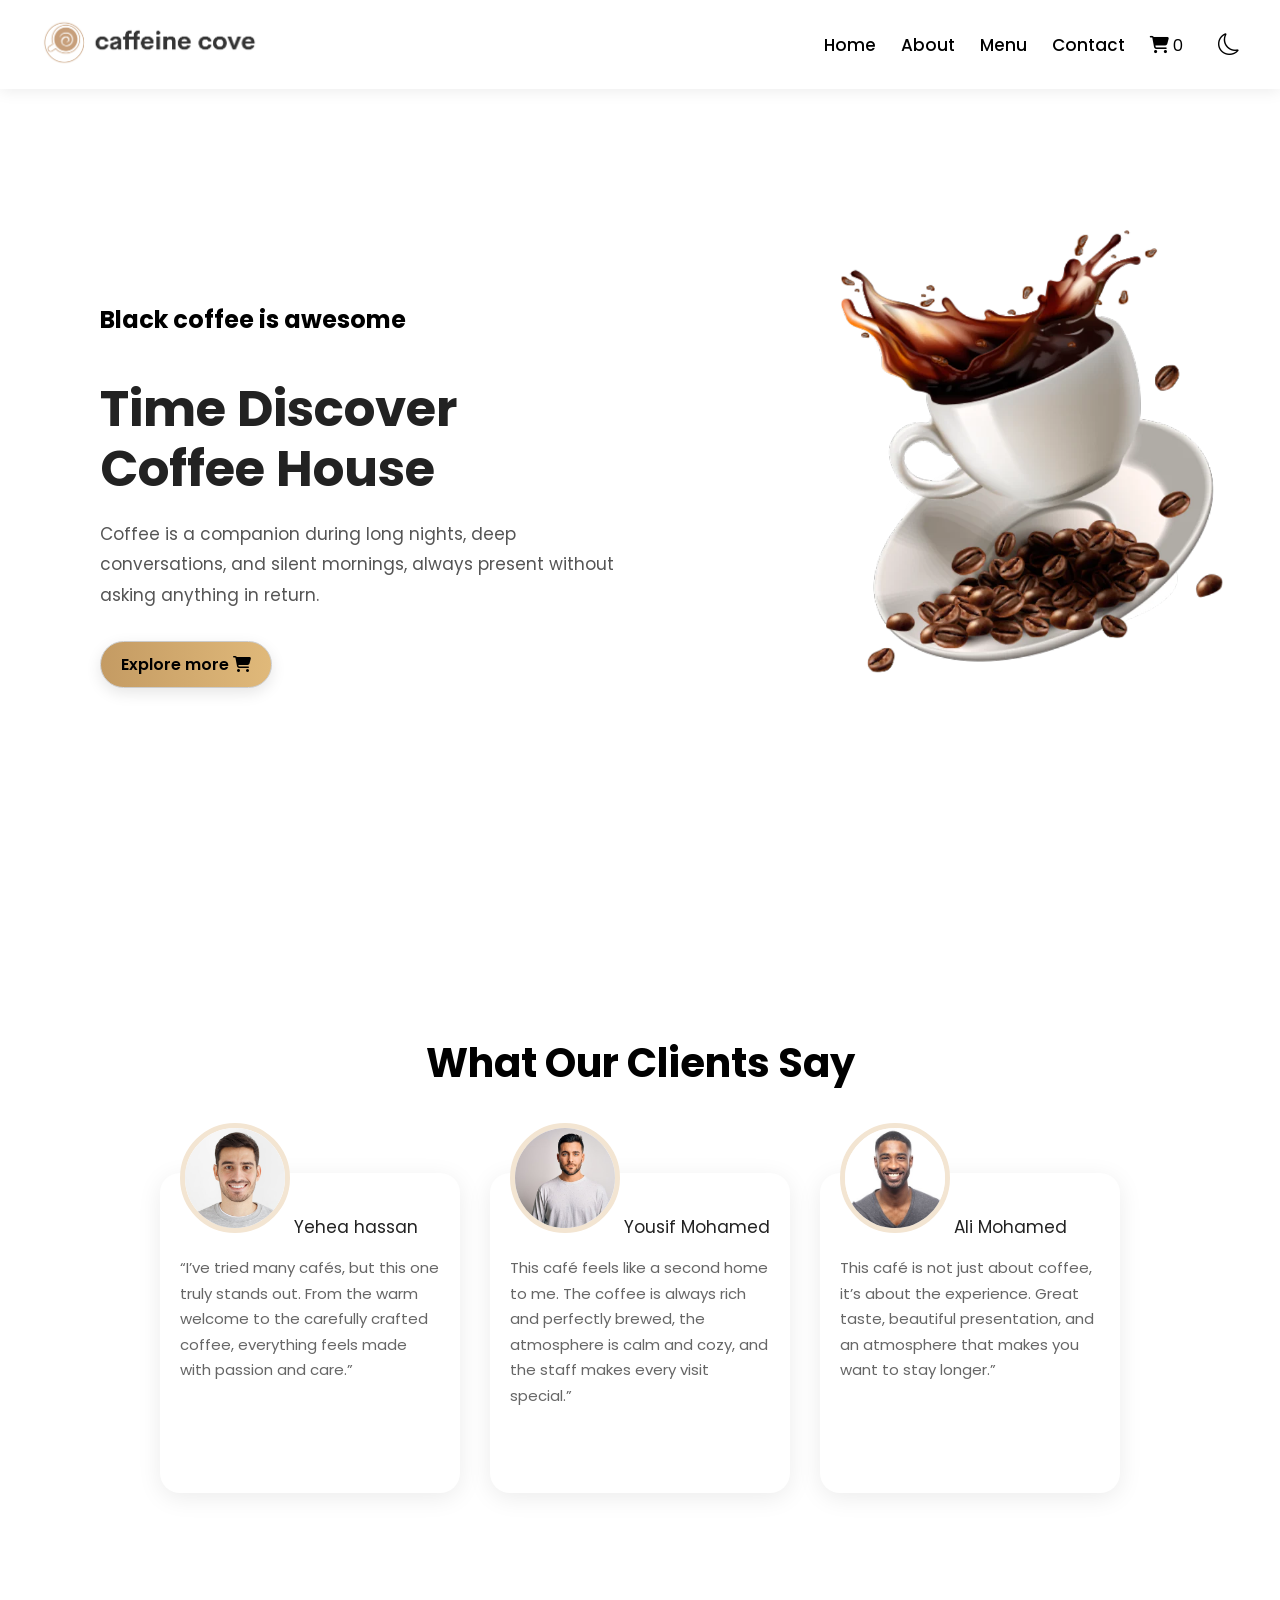
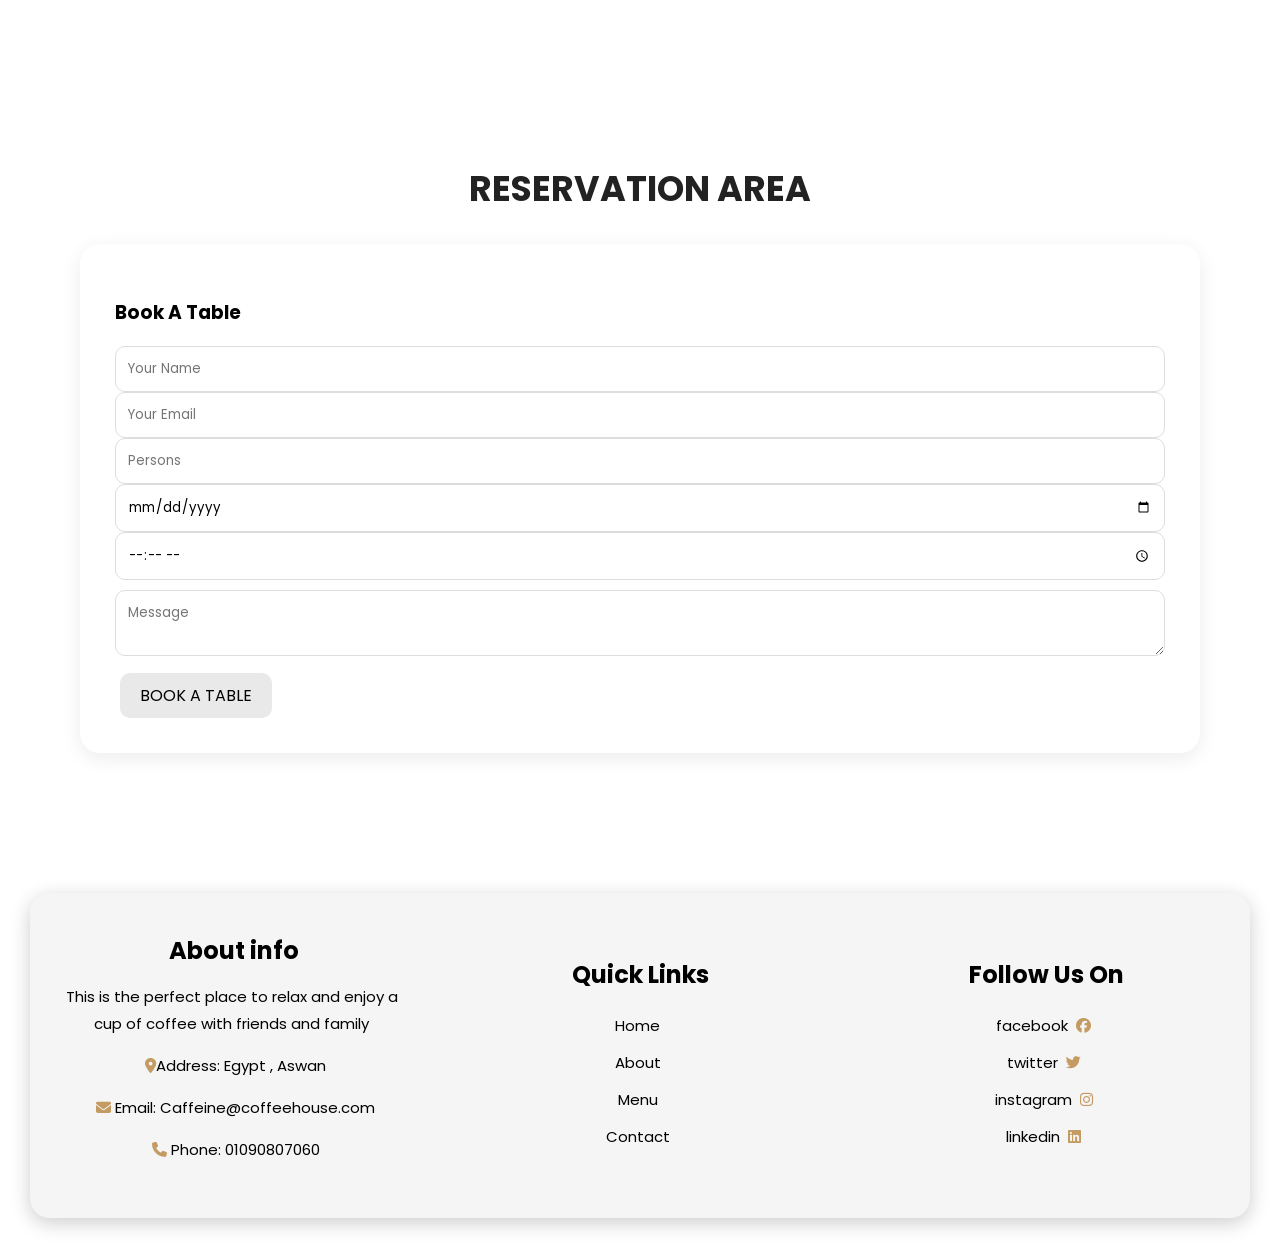
<file: index.html>
<!DOCTYPE html>
<html lang="en">
<head>
    <meta charset="UTF-8">
    <meta name="viewport" content="width=device-width, initial-scale=1.0">
    <title>Coffee shop</title>
    <!--css files-->
    <link rel="stylesheet" href="style.css">
    <link rel="stylesheet" href="https://cdnjs.cloudflare.com/ajax/libs/font-awesome/6.5.0/css/all.min.css">
    <link rel="stylesheet" href="https://cdn.jsdelivr.net/npm/bootstrap-icons@1.11.3/font/bootstrap-icons.min.css">
    
</head>
<body class="light">
    <!-- start the header-->
    <header>
        <!-- start the navbar-->
        <nav>
            <!-- start the Home section-->
            <div class="logo">
                <a href="index.html">
                    <img src="images/logo.png" alt="logo">
                </a>
            </div>
            <div class="list">
              <ul>
                
                <li><a href="index.html">Home</a></li>
            <li><a href="about_page.html">About</a></li>
            <li><a href="menu_page.html">Menu</a></li>
            <li><a href="contact_page.html">Contact</a></li>
            <li class="cart">
                <a href="cart.html"><i class="fa-solid fa-cart-shopping"></i></a>
         <span id="cart-count">0</span>
             </li>
      <li id="mode">
        <i id="icon" class="bi bi-moon"></i>
    </li>
              </ul>
            </div>
        </nav>
        <!-- End the navbar-->
    </header>
    <!-- End the header-->
     <!-- start the Home section-->
      <section class="Home" id="home"> 
         <div class="Text">
         <h2>Black coffee is awesome</h2>
         <h1>Time Discover<br> Coffee House</h1>
         <p>Coffee is a companion during long nights, deep conversations, and silent mornings, always present without asking anything in return.</p>
         <button onclick="window.location.href='menu_page.html'">Explore more <i class="fa-solid fa-cart-shopping cart-icon"></i></button>
        </div>
            </section>
            <!-- End the Home section-->

                 <!-- start the Testimonials section-->
                 <section class="Testimonials" id="testimonials">
                    <h2>What Our Clients Say</h2>
                    <div class="Clients">
                    <div>
                     <img src="images/person1.jpg" alt="person1">
                     <span>Yehea hassan</span>
                     <p>“I’ve tried many cafés, but this one truly stands out. From the warm welcome to the carefully crafted coffee, everything feels made with passion and care.”</p>
                    </div>
                    <div>
                    <img src="images/person2.jpg" alt="person2">
                    <span>Yousif Mohamed</span>
                     <p>This café feels like a second home to me. The coffee is always rich and perfectly brewed, the atmosphere is calm and cozy, and the staff makes every visit special.”</p>
                    </div>
                    <div>
                     <img src="images/person3.jpg" alt="person3">
                     <span>Ali Mohamed</span>
                     <p>This café is not just about coffee, it’s about the experience. Great taste, beautiful presentation, and an atmosphere that makes you want to stay longer.”</p>
                    </div>
                    </div>
                 </section>
                 <!-- End the Testimonials section-->

                  <!-- start the contact section-->
                  <section class="contact" id="contact">
                    <div class="heading">
                      <h2>RESERVATION AREA</h2>
                      </div>
                      <div class="form">
                        <div class="head">
                        <h3>Book A Table</h3>
                        </div>
                        <input type="text" placeholder="Your Name">
                        <input type="email" placeholder="Your Email">
                        <input type="text" placeholder="Persons">
                        <input type="date">
                        <input type="time">
                        <textarea class="text" placeholder="Message"></textarea>
                        <button class="btn">BOOK A TABLE</button>
                      </div>
                      </section>
                       <!-- End the contact section-->

                        <!-- start the footer section-->
                        <footer class="footer">
                            <div class="about_info">
                                <span>About info</span>
                                <p>This is the perfect place to relax and enjoy a cup of coffee with friends and family</p>
                                <div class="contact-info">
                                <p><i class="fa-solid fa-location-dot"></i>Address: Egypt , Aswan </p>
                                <p><i class="fa-solid fa-envelope"></i> Email: Caffeine@coffeehouse.com</p>
                               <p><i class="fa-solid fa-phone"></i> Phone: 01090807060</p>
                                </div>
                            </div>
                            <div class="links">
                            <h3>Quick Links</h3>
                            <ul>
                            <li><a href="index.html">Home</a></li>
                         <li><a href="about_page.html">About</a></li>
                           <li><a href="menu_page.html">Menu</a></li>
                           <li><a href="contact_page.html">Contact</a></li>           
                             </ul>
                            </div>
                          <div class="social">
                            <h3>Follow Us On</h3>
                            <ul>
                            <li><a href="#">facebook<i class="fa-brands fa-facebook"></i></a></li>
                            <li><a href="#">twitter<i class="fa-brands fa-twitter"></i></a></li>
                            <li><a href="#">instagram<i class="fa-brands fa-instagram"></i></a></li>
                            <li><a href="#">linkedin<i class="fa-brands fa-linkedin"></i></a></li>
                            </ul>
                            </div>
                            </footer>
<script src="main.js"></script>
</body>
</html>
</file>
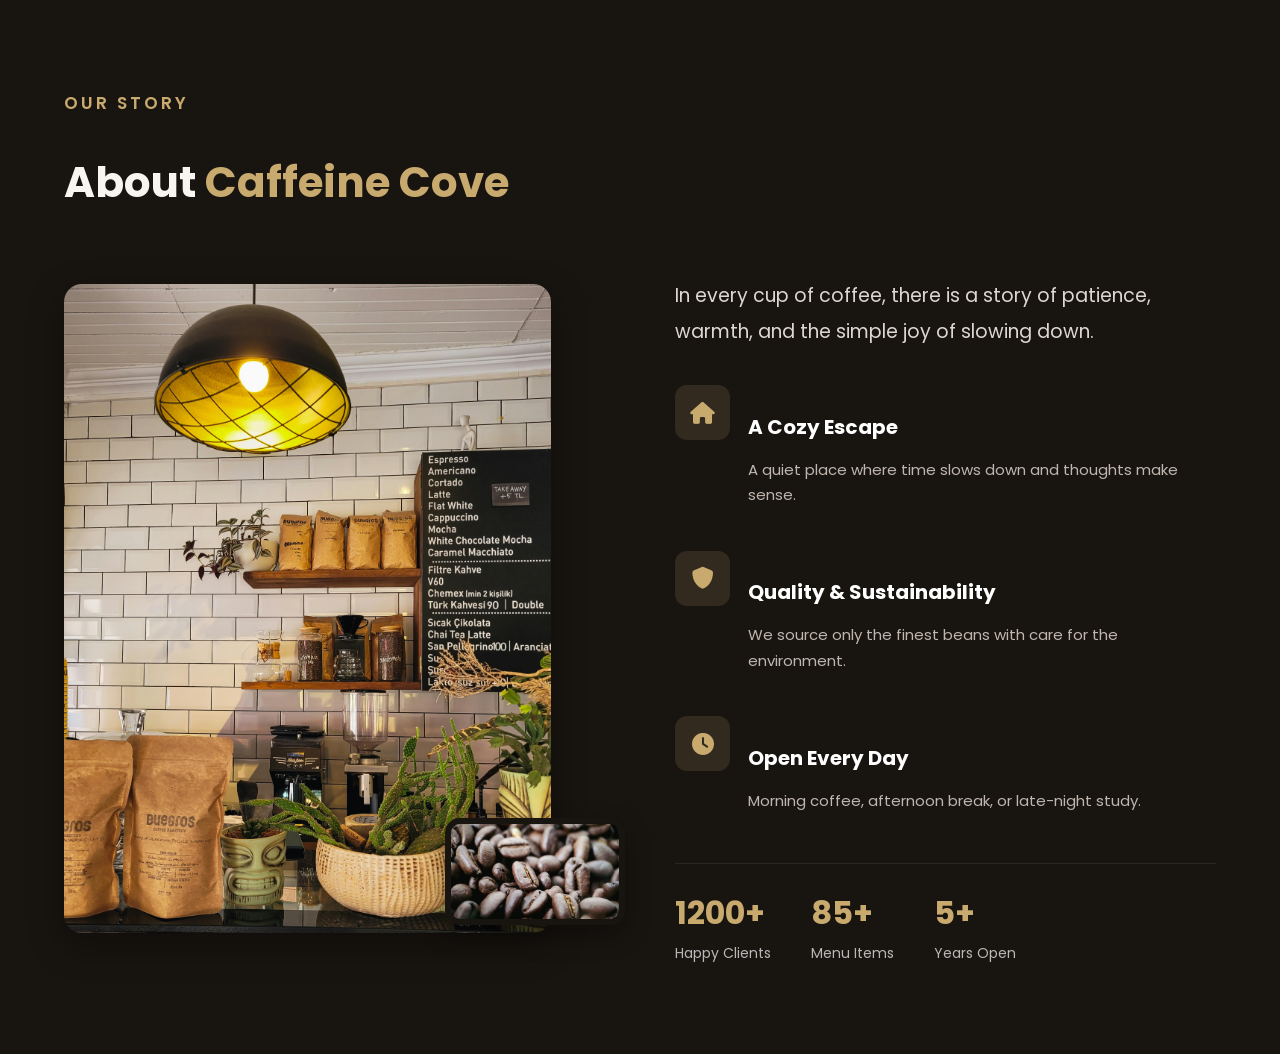
<file: about_page.html>
<!DOCTYPE html>
<html lang="en">
<head>
    <meta charset="UTF-8">
    <meta name="viewport" content="width=device-width, initial-scale=1.0">
    <title>About_page</title>
    <link rel="stylesheet" href="style.css">
    <link rel="stylesheet" href="https://cdnjs.cloudflare.com/ajax/libs/font-awesome/6.5.0/css/all.min.css">
</head>
<body>

<section class="about_page" id="about_page">

  <div class="about-label">Our Story</div>
  <h2 class="about-title">About <span>Caffeine Cove</span></h2>

  <div class="about-container">

    <div class="about-img-wrap reveal">
      <img src="images/about-main.jpg" class="about-img-main">
      <img src="images/about-small.jpg" class="about-img-small">
    </div>

    <div class="about-text">

      <p class="reveal">
        In every cup of coffee, there is a story of patience,
        warmth, and the simple joy of slowing down.
      </p>

      <div class="feature-item reveal">
        <div class="feature-icon">
          <i class="fa-solid fa-house"></i>
        </div>
        <div class="feature-text">
          <h4>A Cozy Escape</h4>
          <p>A quiet place where time slows down and thoughts make sense.</p>
        </div>
      </div>

      <div class="feature-item reveal">
        <div class="feature-icon">
          <i class="fa-solid fa-shield"></i>
        </div>
        <div class="feature-text">
          <h4>Quality & Sustainability</h4>
          <p>We source only the finest beans with care for the environment.</p>
        </div>
      </div>

      <div class="feature-item reveal">
        <div class="feature-icon">
          <i class="fa-solid fa-clock"></i>
        </div>
        <div class="feature-text">
          <h4>Open Every Day</h4>
          <p>Morning coffee, afternoon break, or late-night study.</p>
        </div>
      </div>

      <div class="stats-row reveal">
        <div class="stat">
          <span class="stat-num">1200+</span>
          <span class="stat-lbl">Happy Clients</span>
        </div>
        <div class="stat">
          <span class="stat-num">85+</span>
          <span class="stat-lbl">Menu Items</span>
        </div>
        <div class="stat">
          <span class="stat-num">5+</span>
          <span class="stat-lbl">Years Open</span>
        </div>
      </div>

    </div>
  </div>
</section>

<script src="main.js"></script>
</body>
</html>
</file>
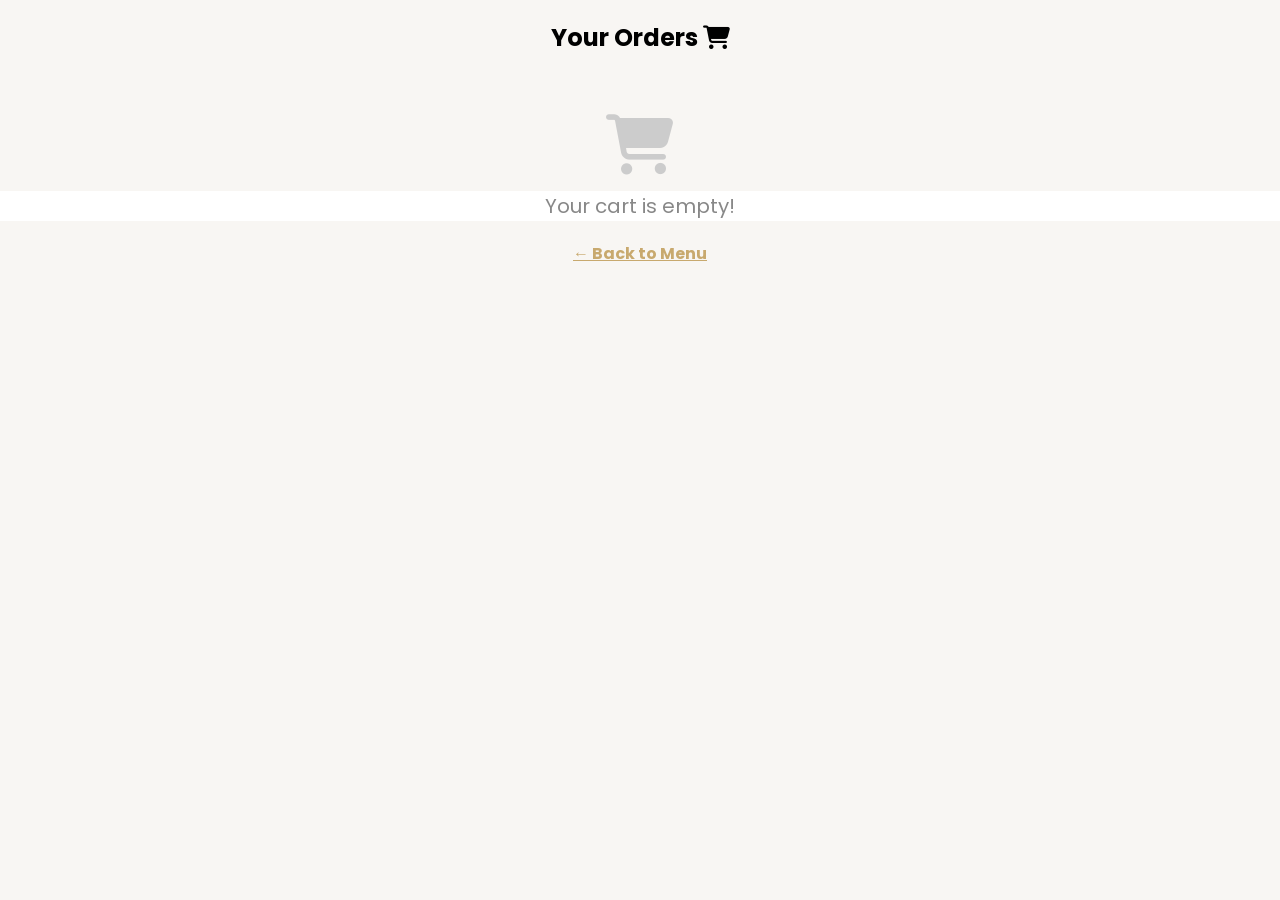
<file: cart.html>
<!DOCTYPE html>
<html lang="en">
<head>
  <meta charset="UTF-8">
  <title>Cart _page</title>
  <link rel="stylesheet" href="style.css">
  <link rel="stylesheet" href="https://cdnjs.cloudflare.com/ajax/libs/font-awesome/6.5.0/css/all.min.css">
    <link href="https://cdn.jsdelivr.net/npm/bootstrap-icons@1.11.3/font/bootstrap-icons.css" rel="stylesheet">
</head>
<body>

  <h2 style="text-align:center;">Your Orders <i class="fa-solid fa-cart-shopping"></i></h2>

  <div id="cart-items" style="text-align:center;"></div>

  <script src="main.js"></script>
</body>
</html>
</file>
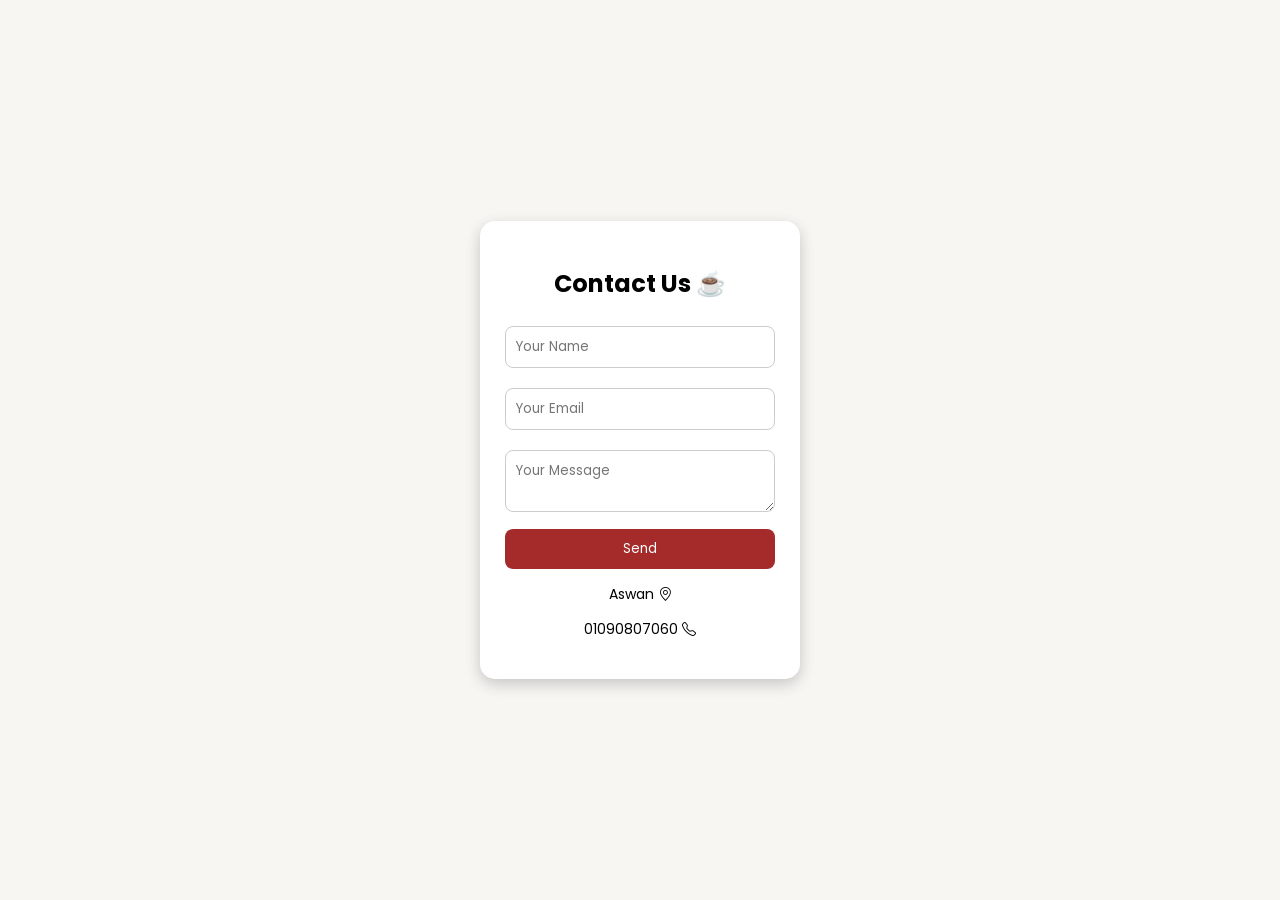
<file: contact_page.html>
<!DOCTYPE html>
<html lang="en">
<head>
    <meta charset="UTF-8">
    <meta name="viewport" content="width=\, initial-scale=1.0">
    <title>Contact_page</title>
     <link rel="stylesheet" href="style.css">
    <link rel="stylesheet" href="https://cdnjs.cloudflare.com/ajax/libs/font-awesome/6.5.0/css/all.min.css">
    <link href="https://cdn.jsdelivr.net/npm/bootstrap-icons@1.11.3/font/bootstrap-icons.css" rel="stylesheet">
</head>
<body>
     <div class="contact-page">
    <div class="container">
      <h2>Contact Us ☕</h2>

      <form id="form">
        <input type="text" placeholder="Your Name" required>
        <input type="email" placeholder="Your Email" required>
        <textarea placeholder="Your Message" required></textarea>
        <button type="submit">Send</button>
      </form>

      <p id="msg"></p>

      <div class="info">
        <p> Aswan <i class="bi bi-geo-alt"></i></p>
        <p> 01090807060 <i class="bi bi-telephone"></i></p>
      </div>
    </div>
  </div>
    <script src="main.js"></script>
</body>
</html>
</file>
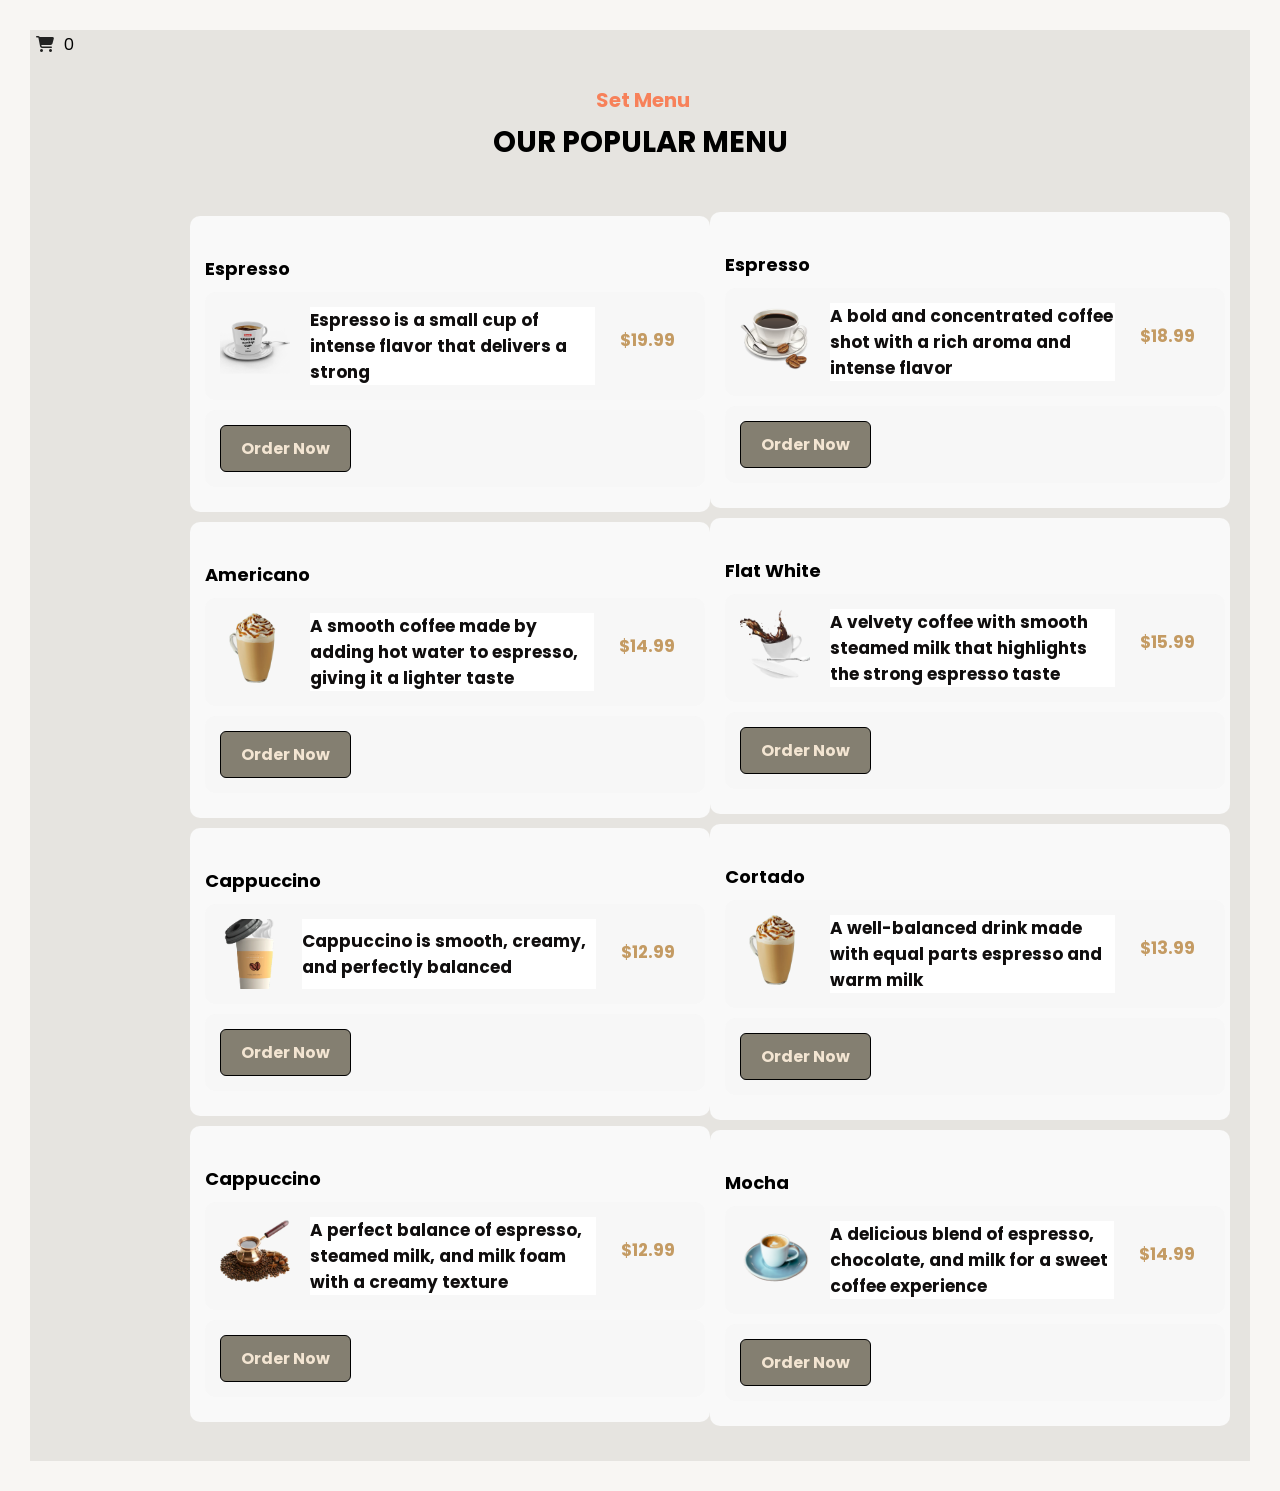
<file: menu_page.html>
<!DOCTYPE html>
<html lang="en">
<head>
    <meta charset="UTF-8">
    <meta name="viewport" content="width=device-width, initial-scale=1.0">
    <title>Menu_page</title>
    <link rel="stylesheet" href="style.css">
    <link rel="stylesheet" href="https://cdnjs.cloudflare.com/ajax/libs/font-awesome/6.5.0/css/all.min.css">
</head>
<body>
         <!-- start the Menu section-->
                <section class="Menu" id="menu">
                     <div class="tag">
                       <li class="cart">
                <a href="cart.html"><i class="fa-solid fa-cart-shopping"></i></a>
         <span id="cart-count">0</span>
             </li>
                   <h4>Set Menu</h4>
                   <h3>OUR POPULAR MENU</h3>
                   </div>
                   <div class="menu_contect">
                     <div class="drinks_1">

                       <div class="Espresso" data-name="Espresso" data-price="19.99" data-img="images/menu-1.png">
                        <h4>Espresso</h4>
                        <div>
                       <img src="images/menu-1.png" alt="Espresso">
                       <p>Espresso is a small cup of intense flavor that delivers a strong</p>
                         <span>$19.99</span>
                       </div>
                       <div>
                             <button class="btn add-to-cart">Order Now</button>
                         </div>
                       </div>

                       <div class="Americano" data-name="Americano" data-price="14.99" data-img="images/menu-2.png">
                        <h4>Americano</h4>
                        <div>
                          <img src="images/menu-2.png" alt="Flat White">
                          <p>A smooth coffee made by adding hot water to espresso, giving it a lighter taste</p>
                         <span>$14.99</span>
                       </div>
                       <div>
                             <button class="btn add-to-cart">Order Now</button>
                         </div>
                       </div>

                       <div class="Cappuccino" data-name="Cappuccino" data-price="12.99" data-img="images/menu-3.png">
                        <h4>Cappuccino</h4>
                        <div>
                          <img src="images/menu-3.png" alt="Cortado">
                          <p>Cappuccino is smooth, creamy, and perfectly balanced</p>
                         <span>$12.99</span>
                       </div>
                       <div>
                             <button class="btn add-to-cart">Order Now</button>
                         </div>
                       </div>

                       <div class="Capp" data-name="Cappuccino Special" data-price="12.99" data-img="images/menu-4.png">
                        <h4>Cappuccino</h4>
                        <div>
                        <img src="images/menu-4.png" alt="Mocha">
                        <p>A perfect balance of espresso, steamed milk, and milk foam with a creamy texture</p>
                         <span>$12.99</span>
                         </div>
                         <div>
                             <button class="btn add-to-cart">Order Now</button>
                         </div>
                       </div>

                     </div> 
                     <div class="drinks_2">

                      <div class="Esp" data-name="Espresso Double" data-price="18.99" data-img="images/menu-5.png">
                        <h4>Espresso</h4>
                        <div>
                        <img src="images/menu-5.png" alt="Espresso">
                        <p>A bold and concentrated coffee shot with a rich aroma and intense flavor</p>
                        <span>$18.99</span>
                       </div>
                       <div>
                             <button class="btn add-to-cart">Order Now</button>
                         </div>
                       </div>

                       <div class="FlatWhite" data-name="Flat White" data-price="15.99" data-img="images/menu-6.png">
                        <h4>Flat White</h4>
                        <div>
                        <img src="images/menu-6.png" alt="Flat White">
                        <p>A velvety coffee with smooth steamed milk that highlights the strong espresso taste</p>
                         <span>$15.99</span>
                       </div>
                       <div>
                             <button class="btn add-to-cart">Order Now</button>
                         </div>
                       </div>

                       <div class="Cor" data-name="Cortado" data-price="13.99" data-img="images/menu-7.png">
                        <h4>Cortado</h4>
                        <div>
                        <img src="images/menu-7.png" alt="Cortado">
                        <p>A well-balanced drink made with equal parts espresso and warm milk</p>
                         <span>$13.99</span>
                         </div>
                         <div>
                             <button class="btn add-to-cart">Order Now</button>
                         </div>
                       </div>

                       <div class="Mocha" data-name="Mocha" data-price="14.99" data-img="images/menu-8.png">
                        <h4>Mocha</h4>
                        <div>
                        <img src="images/menu-8.png" alt="Mocha">
                        <p>A delicious blend of espresso, chocolate, and milk for a sweet coffee experience</p>
                         <span>$14.99</span>
                       </div>
                       <div>
                             <button class="btn add-to-cart">Order Now</button>
                         </div>
                       </div>

                     </div> 
                     </div> 
                </section>
    <script src="main.js"></script>
</body>
</html>
</file>
<file: style.css>
/* Google Font */
@import url('https://fonts.googleapis.com/css2?family=Poppins:wght@300;400;500;600;700&display=swap');

html{
    scroll-behavior: smooth;
}

*{
    box-sizing: border-box;
    font-family: 'Poppins', sans-serif;
}
li{
list-style-type: none;
}
body{
    margin: 0;
    padding: 0;
    background-color: #f8f6f3;
}


/* ================= NAVBAR ================= */

header nav{
    background-color: rgba(255,255,255,0.95);
    width: 100%;
    display: flex;
    justify-content: space-between;
    align-items: center;
    padding: 12px 40px;
    position: fixed;
    top: 0;
    z-index: 999;
    backdrop-filter: blur(10px);
    box-shadow: 0 2px 15px rgba(0,0,0,0.08);
}

.logo img{
    width: 220px;
}

.list ul{
    display: flex;
    align-items: center;
    gap: 25px;
    padding: 0;
}

.list ul li a{
    text-decoration: none;
    color: #222;
    font-size: 17px;
    font-weight: 500;
    transition: 0.3s;
    position: relative;
}

.list ul li a::after{
    content: "";
    position: absolute;
    width: 0%;
    height: 2px;
    background-color: #c49b63;
    left: 0;
    bottom: -5px;
    transition: 0.3s;
}

.list ul li:hover a::after{
    width: 100%;
}

.list ul li:hover a{
    color: #c49b63;
}

/* ================= HOME page ================= */

.Home{
    width: 100%;
    min-height: 100vh;
    background: url(images/coffee-home.png) no-repeat right center;
    background-size: 500px;
    background-color: #f8f6f3;
    display: flex;
    align-items: center;
    padding: 120px 100px 50px;
}

.Home .Text{
    width: 50%;
}

.Home h2{
    color: #c49b63;
    font-size: 24px;
    margin-bottom: 10px;
}

.Home h1{
    font-size: 50px;
    line-height: 1.2;
    color: #222;
    margin-bottom: 20px;
}

.Home p{
    color: #555;
    line-height: 1.8;
    font-size: 17px;
    margin-bottom: 30px;
}

.Home button{
    background: linear-gradient(to right,#c49b63,#e0b97a);
    color: white;
    padding: 10px 20px;
    border-radius: 35px;
    border: none;
    cursor: pointer;
    font-size: 16px;
    font-weight: 600;
    transition: 0.3s;
    box-shadow: 0 5px 15px rgba(0,0,0,0.1);
}

.Home button:hover{
    transform: translateY(-3px);
    background: linear-gradient(to right,#b4884d,#d9a45b);
}

/* ================= TESTIMONIALS ================= */

.Testimonials{
    padding: 100px 50px;
}

.Testimonials h2{
    font-size: 40px;
    color: #222;
    margin-bottom: 80px;
    text-align: center;
}

.Testimonials .Clients{
    display: flex;
    gap: 30px;
    justify-content: center;
    flex-wrap: wrap;
}

.Testimonials .Clients div{
    width: 300px;
    min-height: 320px;
    background-color: white;
    border-radius: 20px;
    padding: 20px;
    box-shadow: 0 5px 25px rgba(0,0,0,0.08);
    transition: 0.3s;
}

.Testimonials .Clients div:hover{
    transform: translateY(-10px);
}

.Testimonials .Clients div img{
    width: 110px;
    height: 110px;
    object-fit: cover;
    border-radius: 50%;
    border: 5px solid #f3e5d2;
    margin-top: -70px;
}

.Testimonials .Clients div span{
    margin-top: 10px;
    font-size: 17px;
    color: #222;
}

.Testimonials .Clients div p{
    color: #666;
    line-height: 1.7;
    font-size: 15px;
}

/* ================= CONTACT ================= */

.contact{
    padding: 80px 20px;
    border-radius: 25px;
    margin: 60px;
     background-color: #282727;
}
.contact .heading span{
text-align: center;
font-size: 20px;

}

.contact .heading h2{
    font-size: 35px;
    color: #222;
    text-align: center;
}

.contact .form{
    background-color: white;
    border-radius: 20px;
    padding: 35px;
    box-shadow: 0 5px 20px rgba(0,0,0,0.08);
}

.contact .form input,
.contact .form textarea{
    width: 100%;
    border: 1px solid #ddd;
    border-radius: 10px;
    padding: 12px;
    outline: none;
    transition: 0.3s;
}

.contact .form input:focus,
.contact .form textarea:focus{
    border-color: #c49b63;
}

.contact .form .btn{
    border: none;
    border-radius: 10px;
    font-size: 16px;
    background: #eae9e9;
    transition: 0.3s;
    text-align: center;
    padding: 10px 20px;
    margin-left: 5px;
}

.contact .form .btn:hover{
    background-color: #c49b63;
}

/* ================= FOOTER ================= */


.footer{
    background-color: #151515;
    padding: 40px 30px;
    margin: 30px;
    display: flex;
    flex-direction: row;
    justify-content: space-between;
    align-items: flex-start;
    border-radius: 20px;
    box-shadow: 0 5px 20px rgba(0,0,0,0.2);
    text-align: center;
}

.footer h3,
.footer span{
    color: #fff;
    margin-bottom: 20px;
    font-size: 24px;
    font-weight: bold;
}

.footer p,
.footer a{
    color: #bbb;
    line-height: 1.8;
    transition: 0.3s ease;
    text-decoration: none;
    margin-right: 5px;
    font-size: 15px;
}

.footer a:hover{
    color: #c49b63;
    padding-left: 5px;
}

.footer .about_info,
.footer .links,
.footer .social{
    width: 30%;
}

.footer ul{
    padding: 0;
}

.footer li{
    margin-bottom: 10px;
}

.footer i{
    margin-left: 8px;
    color: #c49b63;

}

.footer .social a i{
    transition: 0.3s;
}

.footer .social a:hover i{
    transform: scale(1.2);
}
/* ================= Dark and light mode  ================= */
body.dark{
    background-color: #000;
    color: white;
}

body.light{
    background-color: white;
    color: black;
}

#mode{
    font-size: 22px;
    cursor: pointer;
    margin-left: 10px;
}

body.dark nav{
    background-color: #1a1a1a;
}
body.dark nav li a{
    color: #ffffff;
}
body.dark .Home{
 background-color: #1a1a1a;
    color: white;
}
body.dark .Home h1,body.dark .Home p{
    background-color: #1a1a1a;
    color: white;
}
body.dark .card{
    background-color: #222;
    color: white;
}

body.dark button{
    background-color: #333;
}
body.dark .Testimonials{
background-color: #1a1a1a;
}
body.dark .Testimonials h2{
 color: rgb(245, 175, 84);
}
body.dark .contact{
background-color: #1a1a1a;
color: white;
}
body.dark .contact .heading h2{
 color: rgb(245, 175, 84);
}
body.dark .contact .form{
background-color: #3c3b3b;
}
body.dark .contact .form .head h3{
color: rgb(245, 175, 84);
}

body.dark footer{
    background-color: #1a1a1a;
    color: white;
}
body.dark footer .about_info .contact-info p , body.dark footer .about_info  p {
  background-color: #1a1a1a;
    color: white;
}
body.light nav{
    background-color: white;
}

body.light nav a{
    color: black;
}

body.light section{
    background-color: white;
    color: black;
}
body.light section h2,h1,p{
    background-color: #ffffff;
    color: #000000;
}
body.light .card{
    background-color: white;
    color: black;
    border: 1px solid #ddd;
}

body.light button{
    background-color: white;
    color: black;
    border: 1px solid #ccc;
}

body.light input,
body.light textarea{
    background-color: white;
    color: black;
    border: 1px solid #ccc;
}
body.light footer .about_info .contact-info p , body.light footer .about_info  p , body.light footer .about_info  span {
  background-color: #f5f5f5;
    color: black;
}
body.light footer .links h3 , body.light footer .links a {
background-color: #f5f5f5;
    color: black;
}
body.light footer .social h3 , body.light footer .social a {
background-color: #f5f5f5;
    color: black;
}
body.light footer{
    background-color: #f5f5f5;
    color: black;
}
/* ================= SCROLLBAR ================= */

::-webkit-scrollbar{
    width: 10px;
}

::-webkit-scrollbar-thumb{
    background-color: #c49b63;
    border-radius: 20px;
}
/* ================= Menu page ================= */
.Menu{
display: flex;
justify-content: space-between;
flex-direction: column;
background-color: #dbd8d498;
margin: 30px;
}
.Menu .menu_contect{
display: flex;
justify-content: space-between;
align-items: center;
padding: 15px 100px;
margin: 10px 60px;

}
.Menu .menu_contect .drinks_1 div,
.Menu .menu_contect .drinks_2 div{
  background: #f9f9f9;
  padding: 15px;
  border-radius: 10px;
  width: 520px;
  display: flex;
  flex-direction: column;
  margin-bottom: 10px;
  
}
.Menu .menu_contect .drinks_1 div div,
.Menu .menu_contect .drinks_2 div div{
display: flex;
  flex-direction: row;
  background-color: #f7f7f7;
  width: 500px;
  gap: 10px;
}
.Menu .menu_contect div h4{
  font-size: 18px;
  margin-bottom: 5px;
  text-align: left;
  margin-bottom: 10px;
}

.Menu .menu_contect span{
  font-weight: bold;
  color: #c49b63;
  margin: 20px 15px;
  text-align: center;
  font-size: 17px;
}

.Menu .menu_contect img{
  width: 70px;
  height: 70px;
  object-fit: cover;
}
.Menu .menu_contect p{
  margin: 0;
  font-size: 17px;
  font-weight: bold;
  color: #100e0e;
  width: 70%;
  margin-left: 10px;
}
.Menu .menu_contect img,
.Menu .menu_contect p{
  display: inline-flex;
  align-items: center;
}

.Menu .tag{
display: flex;
flex-direction: column;
margin-bottom: 10px;
padding-bottom: 8px;
}
.Menu .tag h4{
font-size: 20px;
margin-left: 5px;
color: rgb(247, 129, 90);
text-align: center;
align-items: flex-start;
}
.Menu .tag h3{
font-size: 29px;
margin: 5px;
font-weight: bold;
text-align: center;
margin-top: -20px;
}
.Menu .btn.add-to-cart {
    text-decoration: none;
    color: #f3e5d2;
    background-color: #847f71;
    border: 1px solid #000000;
    font-weight: bold;
    text-align: center;       
    font-size: 16px;
    padding: 10px 20px;       
    cursor: pointer;          
    transition: 0.2s ease-in-out;
    border-radius: 6px;       
    display: inline-block;    
}
.Menu .btn.add-to-cart:hover {
    background-color: #d1a568;
    transform: scale(1.05);   
}


.Menu .cart i{
color: #222;
margin: 4px;
padding: 2px;
transition: 0.1s ease-in-out;
cursor: pointer;
}
/* ================= About Page ================= */
.about_page * {
    background-color: transparent;
}
.about_page {
  padding: 90px 5%;
  background: #181410;
}

.about-label {
  font-size: 17px;
  color: #c8a96e;
  letter-spacing: 3px;
  text-transform: uppercase;
  font-weight: 600;
  margin-bottom: 12px;
}

.about-title {
  font-size: 42px;
  color: #f8f5f1;
  margin-bottom: 45px;
  font-weight: 700;
}

.about-title span {
  color: #c8a96e;
}

.about-container {
  display: flex;
  justify-content: space-between;
  align-items: center;
  gap: 70px;
  flex-wrap: wrap;
}

/* Images */

.about-img-wrap {
  position: relative;
  flex: 1;
  min-width: 320px;
}

.about-img-main {
  width: 90%;
  border-radius: 18px;
  box-shadow: 0 12px 35px rgba(0,0,0,.35);
}

.about-img-small {
  position: absolute;
  bottom: 15px;
  right: -20px;
  width: 180px;
  border-radius: 15px;
  border: 6px solid #181410;
  box-shadow: 0 10px 25px rgba(0,0,0,.35);
}

/* Text */

.about-text {
  flex: 1;
  min-width: 320px;
}

.about-text > p {
  color: #ddd7cf;
  font-size: 19px;
  line-height: 1.9;
  margin-bottom: 35px;
}

/* Features */

.feature-item {
  display: flex;
  align-items: flex-start;
  gap: 18px;
  margin-bottom: 28px;
}

.feature-icon {
  width: 55px;
  height: 55px;
  border-radius: 12px;
  background: rgba(200,169,110,.15);
  color: #c8a96e;
  display: flex;
  justify-content: center;
  align-items: center;
  font-size: 22px;
  flex-shrink: 0;
}

.feature-text h4 {
  color: #ffffff;
  font-size: 20px;
  margin-bottom: 6px;
}

.feature-text p {
  color: #bfb7ae;
  font-size: 15px;
  line-height: 1.7;
}

/* Stats */

.stats-row {
  display: flex;
  gap: 40px;
  margin-top: 35px;
  padding-top: 25px;
  border-top: 1px solid rgba(255,255,255,.08);
}

.stat {
  display: flex;
  flex-direction: column;
}

.stat-num {
  color: #c8a96e;
  font-size: 32px;
  font-weight: 700;
}

.stat-lbl {
  color: #b8b8b8;
  font-size: 14px;
  margin-top: 6px;
}

/* Scroll Animation */

.reveal {
  opacity: 0;
  transform: translateY(35px);
  transition: all .8s ease;
}

.reveal.visible {
  opacity: 1;
  transform: translateY(0);
}
/* ================= Contact page ================= */
.contact-page {
  height: 100vh;
  display: flex;
  justify-content: center;
  align-items: center;
}

.container {
  background: white;
  padding: 25px;
  width: 320px;
  border-radius: 15px;
  text-align: center;
  box-shadow: 0 5px 15px rgba(0,0,0,0.2);
}

.container h2 {
  margin-bottom: 15px;
}

.container input, textarea {
  width: 100%;
  margin: 10px 0;
  padding: 10px;
  border-radius: 8px;
  border: 1px solid #ccc;
  outline: none;
}

.container input:focus, textarea:focus {
  border-color: brown;
}

.container button {
  width: 100%;
  padding: 10px;
  background: brown;
  color: white;
  border: none;
  border-radius: 8px;
  cursor: pointer;
  transition: 0.3s;
}

 .container button:hover {
  background: black;
}

.container #msg {
  margin-top: 10px;
  font-size: 14px;
  color: green;
}

.container .info {
  margin-top: 15px;
  font-size: 14px;
  color: #555;
}
@media (max-width: 768px) {
  .about-container {
    flex-direction: column;
  }

  .about-img-small {
    width: 100px;
    right: 0;
    bottom: -10px;
  }
}
</file>
